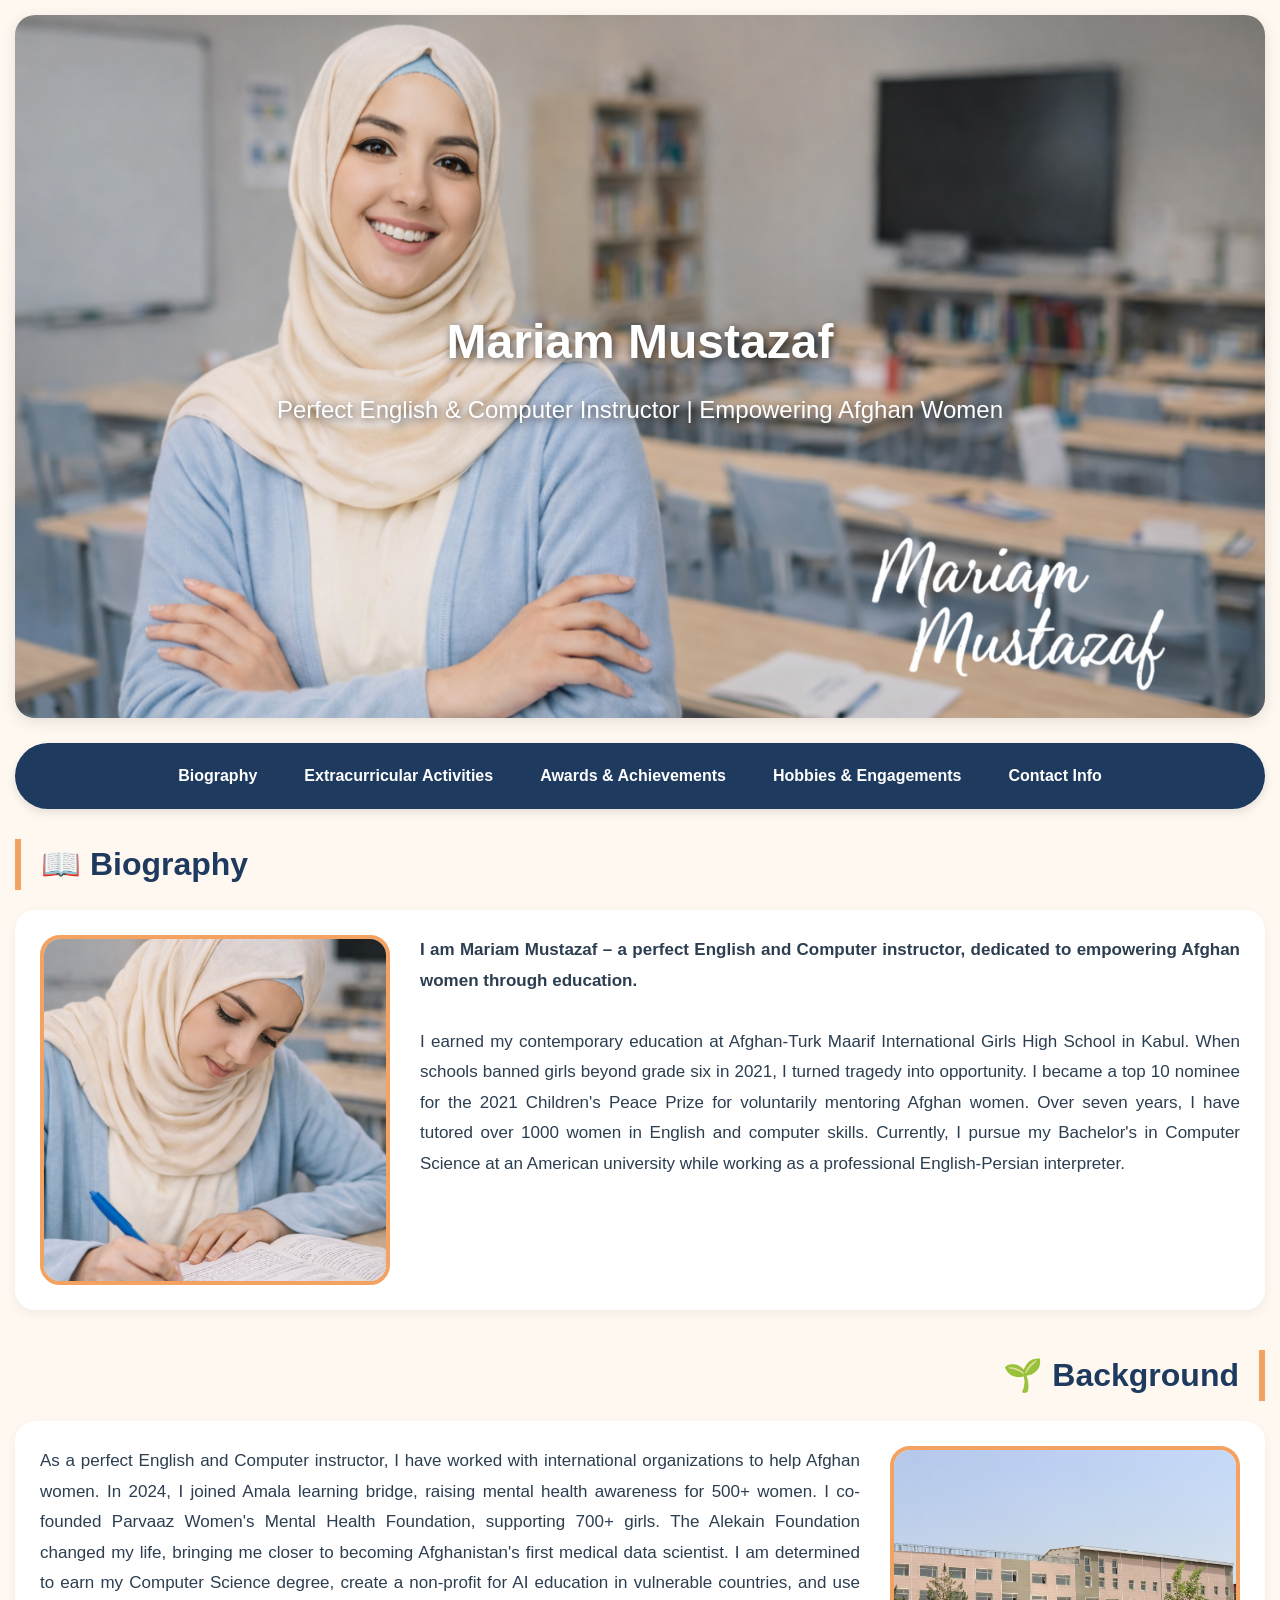
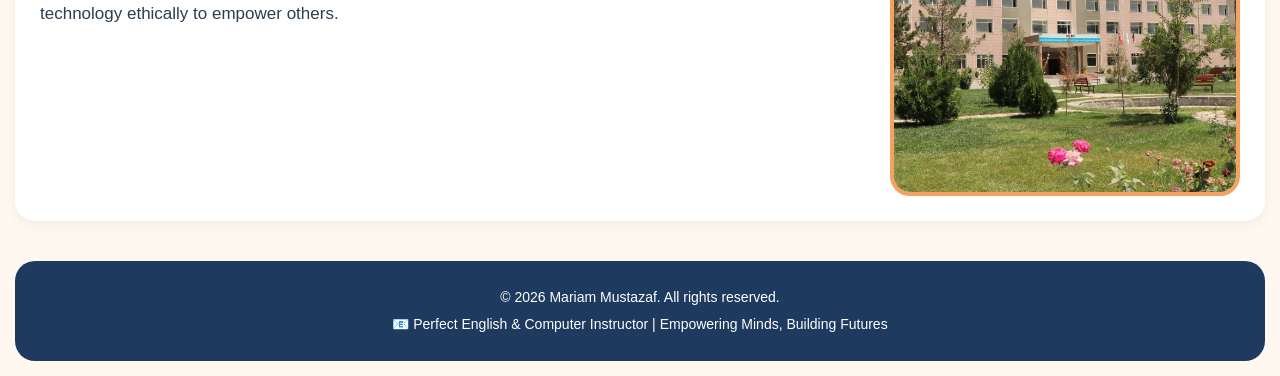
<file: index.html>
<!DOCTYPE html>
<html lang="en">
<head>
    <meta charset="UTF-8">
    <meta name="viewport" content="width=device-width, initial-scale=1.0">
    <title>Mariam Mustazaf | Perfect English & Computer Instructor</title>
    <link rel="stylesheet" href="PersonalWeb.css">
</head>
<body>

<div class="site-title">
    <h1>Mariam Mustazaf</h1>
    <p>Perfect English & Computer Instructor | Empowering Afghan Women</p>
</div>

<nav>
    <ul>
        <li><a href="#Biography">Biography</a></li>
        <li><a href="activity.html">Extracurricular Activities</a></li>
        <li><a href="awards.html">Awards & Achievements</a></li>
        <li><a href="hobbies.html">Hobbies & Engagements</a></li>
        <li><a href="contact.html">Contact Info</a></li>
    </ul>
</nav>

<section id="Biography">
    <h2 class="section-title">📖 Biography</h2>
    <div class="container1">
        <img src="mariampic.jpg" alt="Mariam's Photo" class="profile-img">
        <p class="about-text">
            <strong>I am Mariam Mustazaf – a perfect English and Computer instructor, dedicated to empowering Afghan women through education.</strong><br><br>
            I earned my contemporary education at Afghan-Turk Maarif International Girls High School in Kabul. When schools banned girls beyond grade six in 2021, I turned tragedy into opportunity. I became a top 10 nominee for the 2021 Children's Peace Prize for voluntarily mentoring Afghan women. Over seven years, I have tutored over 1000 women in English and computer skills. Currently, I pursue my Bachelor's in Computer Science at an American university while working as a professional English-Persian interpreter.
        </p>
    </div>
</section>

<h2 class="head2">🌱 Background</h2>
<div class="container2">
    <img src="afghanturkschool.png" alt="Afghan-Turk School Photo" class="school-img">
    <p class="about-text">
        As a perfect English and Computer instructor, I have worked with international organizations to help Afghan women. In 2024, I joined Amala learning bridge, raising mental health awareness for 500+ women. I co-founded Parvaaz Women's Mental Health Foundation, supporting 700+ girls. The Alekain Foundation changed my life, bringing me closer to becoming Afghanistan's first medical data scientist. I am determined to earn my Computer Science degree, create a non-profit for AI education in vulnerable countries, and use technology ethically to empower others.
    </p>
</div>

<footer>
    <p>© 2026 Mariam Mustazaf. All rights reserved.</p>
    <p>📧 Perfect English & Computer Instructor | Empowering Minds, Building Futures</p>
</footer>

</body>
</html>
</file>
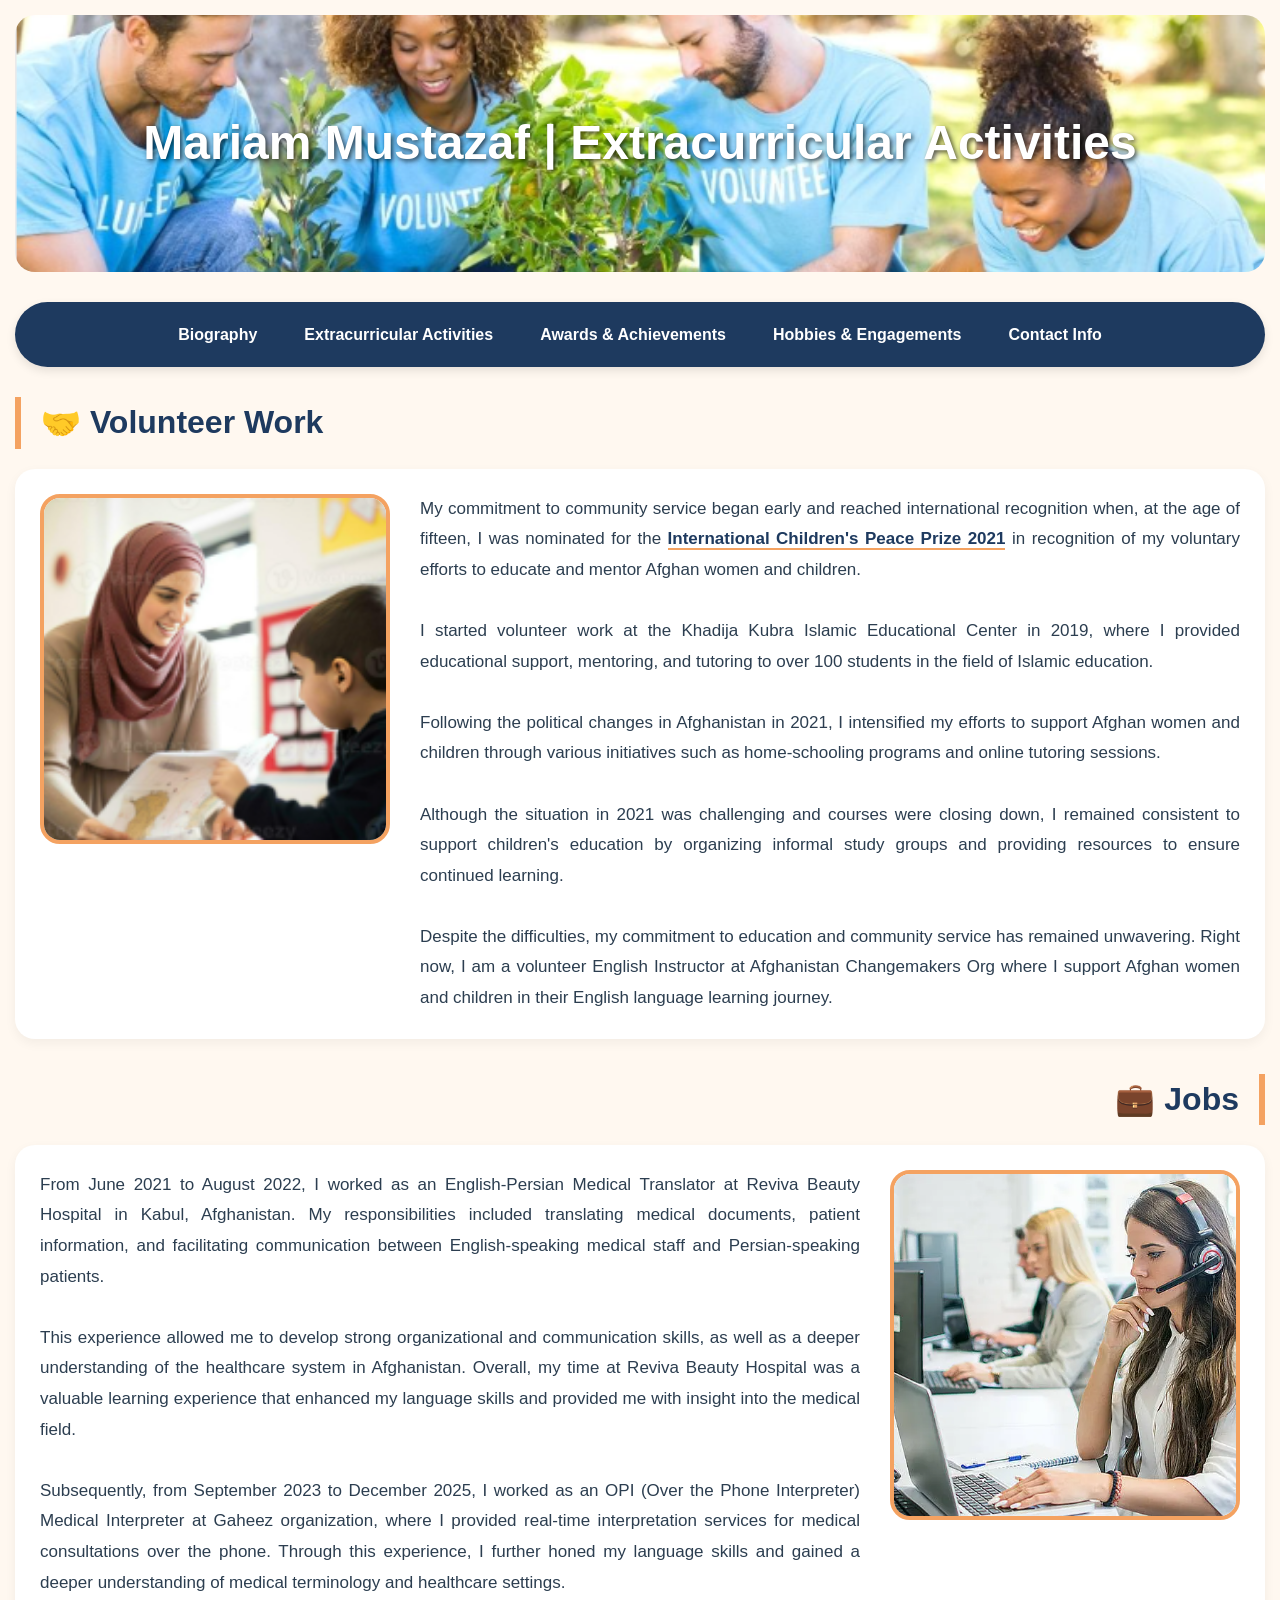
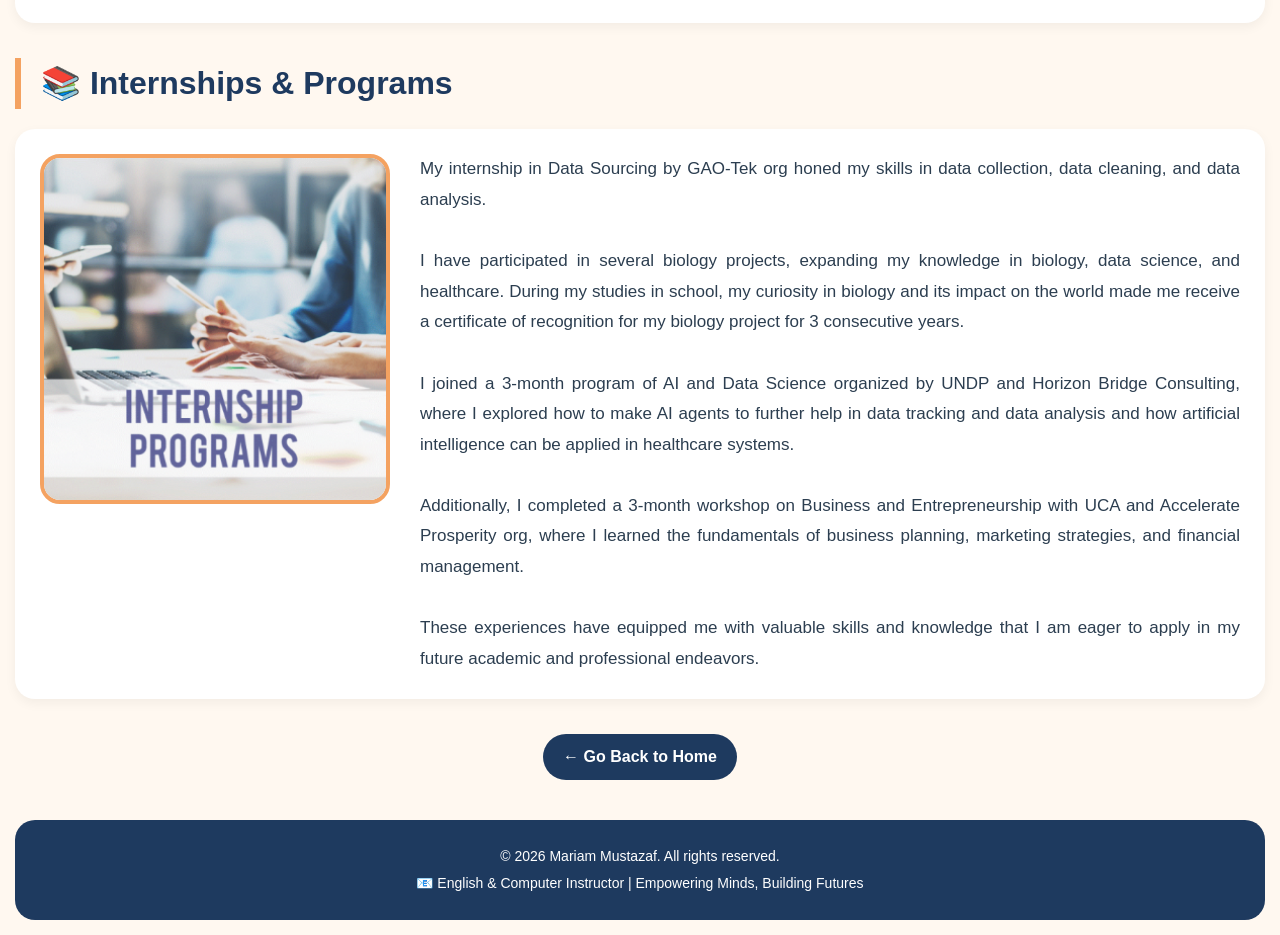
<file: activity.html>
<!DOCTYPE html>
<html lang="en">
<head>
    <meta charset="UTF-8">
    <meta name="viewport" content="width=device-width, initial-scale=1.0">
    <title>Mariam Mustazaf | Extracurricular Activities</title>
    <link rel="stylesheet" href="activity.css">
</head>
<body>

<div class="site-title">
    Mariam Mustazaf | Extracurricular Activities
</div>

<nav>
    <ul>
        <li><a href="index.html">Biography</a></li>
        <li><a href="activity.html">Extracurricular Activities</a></li>
        <li><a href="awards.html">Awards & Achievements</a></li>
        <li><a href="hobbies.html">Hobbies & Engagements</a></li>
        <li><a href="contact.html">Contact Info</a></li>
    </ul>
</nav>

<!-- Volunteer Work Section -->
<h1>🤝 Volunteer Work</h1>
<div class="container1">
    <img src="volunteer teacher.png" alt="Volunteer Work Image" class="profile-img">
    <p class="about-text">
        My commitment to community service began early and reached international recognition when, at the age of fifteen, I was nominated for the 
        <a href="https://www.kidsrights.org/persons/mariam/" target="_blank" rel="noopener noreferrer">International Children's Peace Prize 2021</a> 
        in recognition of my voluntary efforts to educate and mentor Afghan women and children.<br><br>
        I started volunteer work at the Khadija Kubra Islamic Educational Center in 2019, where I provided educational support, mentoring, and tutoring to over 100 students in the field of Islamic education.<br><br>
        Following the political changes in Afghanistan in 2021, I intensified my efforts to support Afghan women and children through various initiatives such as home-schooling programs and online tutoring sessions.<br><br>
        Although the situation in 2021 was challenging and courses were closing down, I remained consistent to support children's education by organizing informal study groups and providing resources to ensure continued learning.<br><br>
        Despite the difficulties, my commitment to education and community service has remained unwavering. Right now, I am a volunteer English Instructor at Afghanistan Changemakers Org where I support Afghan women and children in their English language learning journey.
    </p>
</div>

<!-- Jobs Section -->
<h1 class="head2">💼 Jobs</h1>
<div class="container2">
    <img src="interpreter.png" alt="Interpreter and Translation Photo" class="school-img">
    <p class="about-text">
        From June 2021 to August 2022, I worked as an English-Persian Medical Translator at Reviva Beauty Hospital in Kabul, Afghanistan. My responsibilities included translating medical documents, patient information, and facilitating communication between English-speaking medical staff and Persian-speaking patients.<br><br>
        This experience allowed me to develop strong organizational and communication skills, as well as a deeper understanding of the healthcare system in Afghanistan. Overall, my time at Reviva Beauty Hospital was a valuable learning experience that enhanced my language skills and provided me with insight into the medical field.<br><br>
        Subsequently, from September 2023 to December 2025, I worked as an OPI (Over the Phone Interpreter) Medical Interpreter at Gaheez organization, where I provided real-time interpretation services for medical consultations over the phone. Through this experience, I further honed my language skills and gained a deeper understanding of medical terminology and healthcare settings.
    </p>
</div>

<!-- Internships and Programs Section -->
<h1>📚 Internships & Programs</h1>
<div class="container1">
    <img src="internship.png" alt="Internship Work Image" class="profile-img">
    <p class="about-text">
        My internship in Data Sourcing by GAO-Tek org honed my skills in data collection, data cleaning, and data analysis.<br><br>
        I have participated in several biology projects, expanding my knowledge in biology, data science, and healthcare. During my studies in school, my curiosity in biology and its impact on the world made me receive a certificate of recognition for my biology project for 3 consecutive years.<br><br>
        I joined a 3-month program of AI and Data Science organized by UNDP and Horizon Bridge Consulting, where I explored how to make AI agents to further help in data tracking and data analysis and how artificial intelligence can be applied in healthcare systems.<br><br>
        Additionally, I completed a 3-month workshop on Business and Entrepreneurship with UCA and Accelerate Prosperity org, where I learned the fundamentals of business planning, marketing strategies, and financial management.<br><br>
        These experiences have equipped me with valuable skills and knowledge that I am eager to apply in my future academic and professional endeavors.
    </p>
</div>

<!-- Go Back Button - At the End -->
<div style="text-align: center; margin: 30px 0 20px 0;">
    <a href="index.html" class="back-btn">← Go Back to Home</a>
</div>

<footer>
    <p>© 2026 Mariam Mustazaf. All rights reserved.</p>
    <p>📧 English & Computer Instructor | Empowering Minds, Building Futures</p>
</footer>

</body>
</html>
</file>
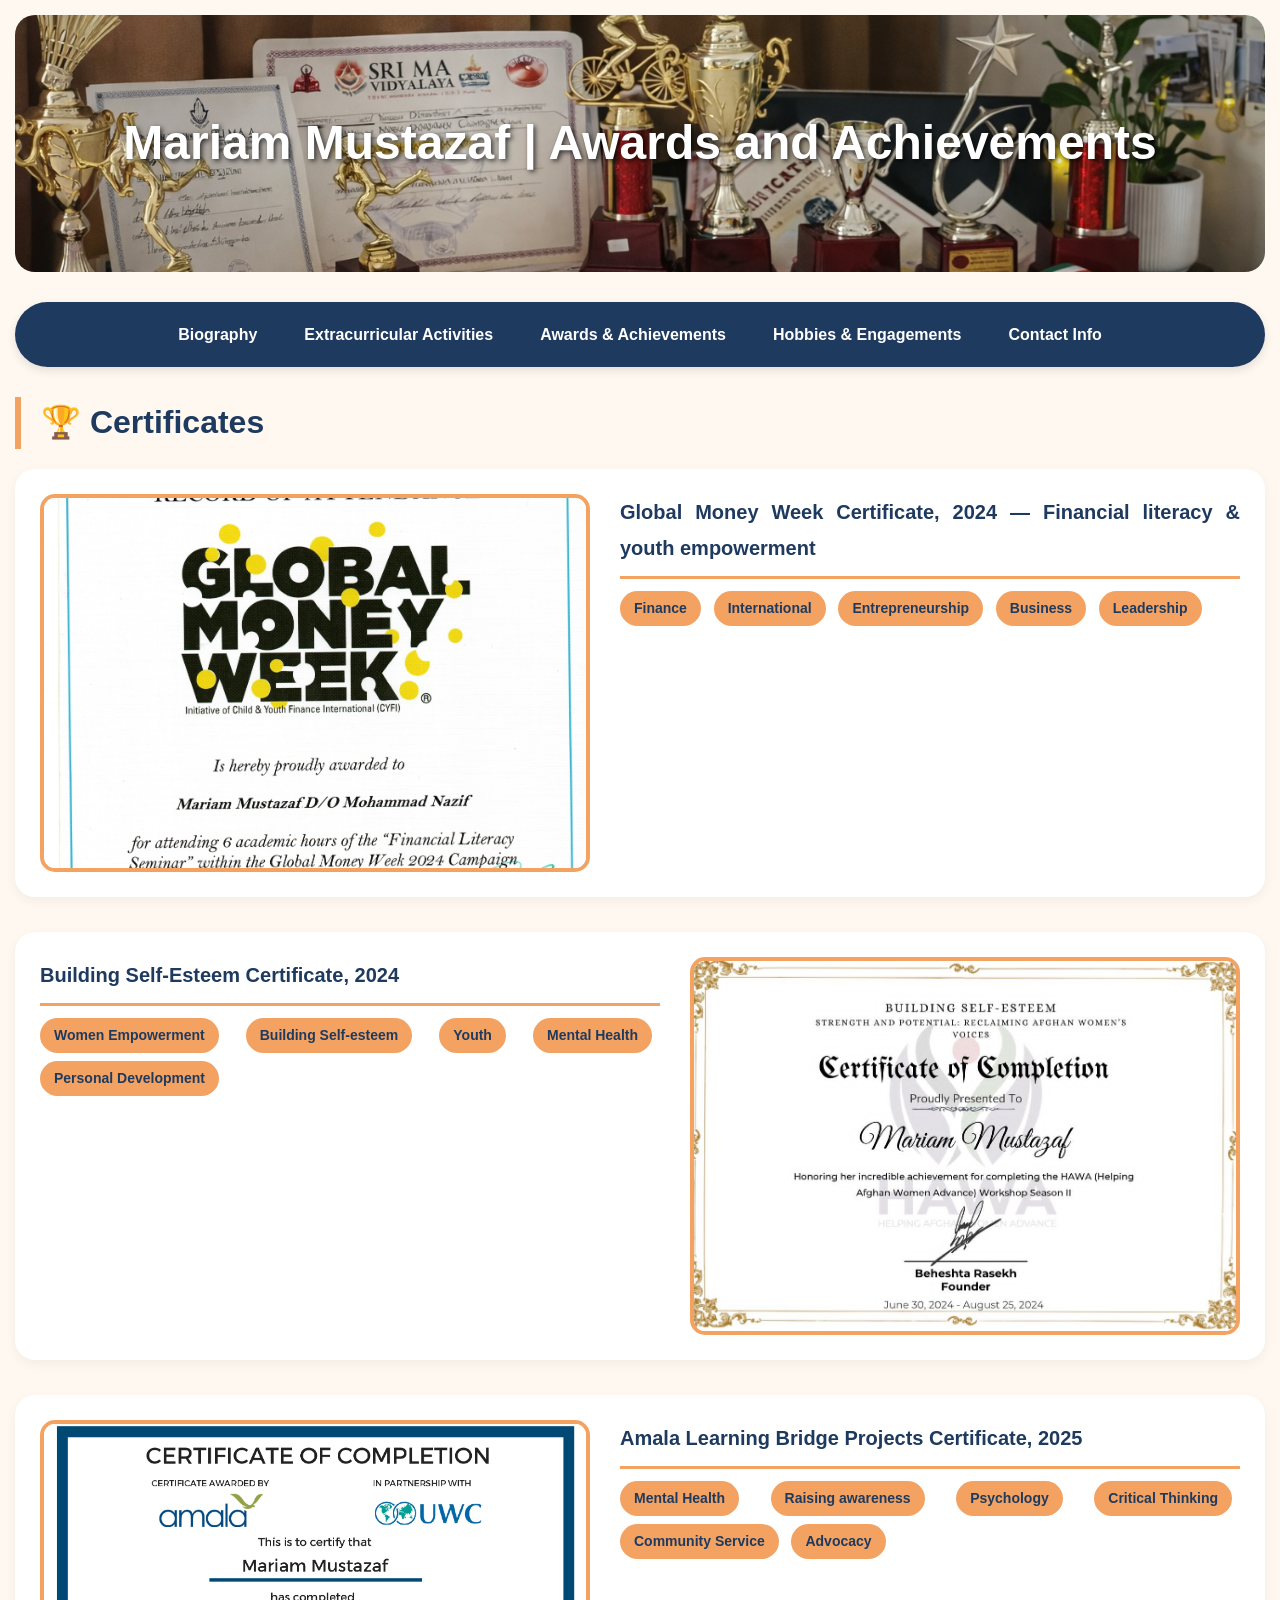
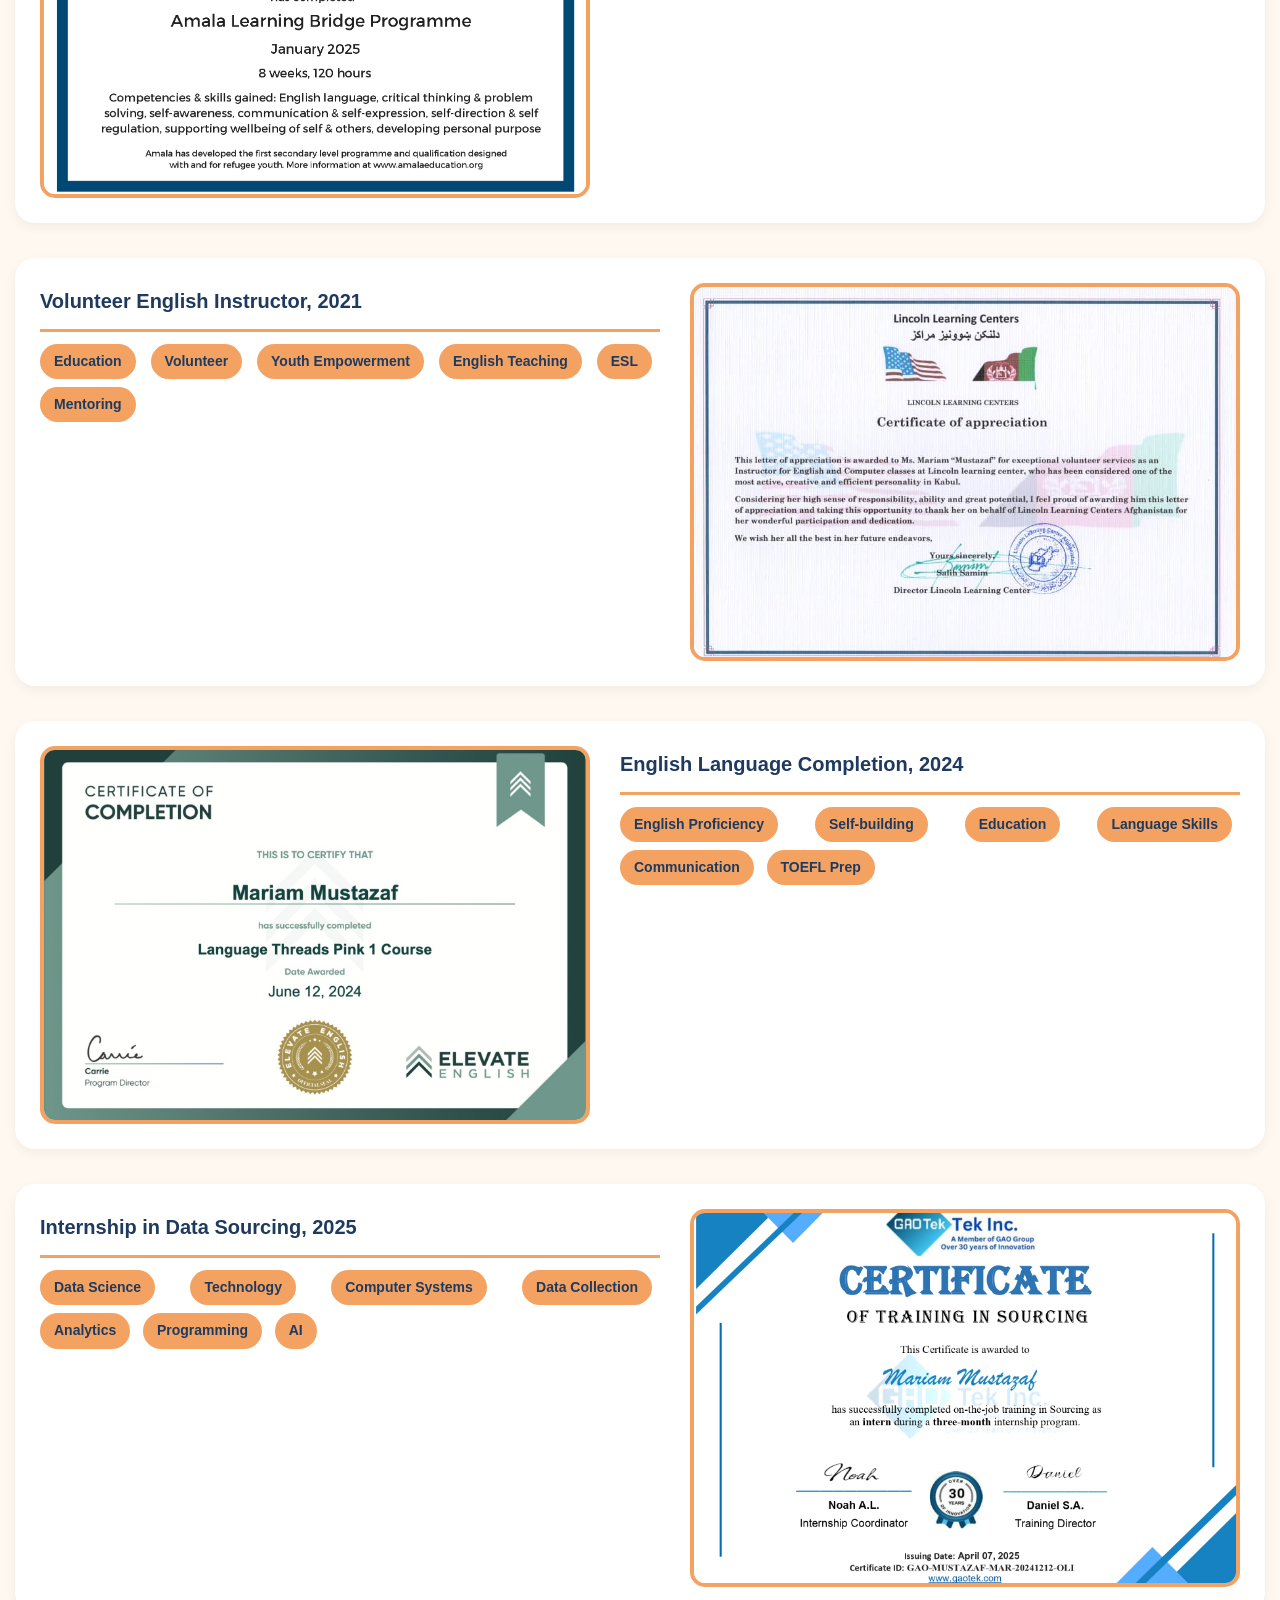
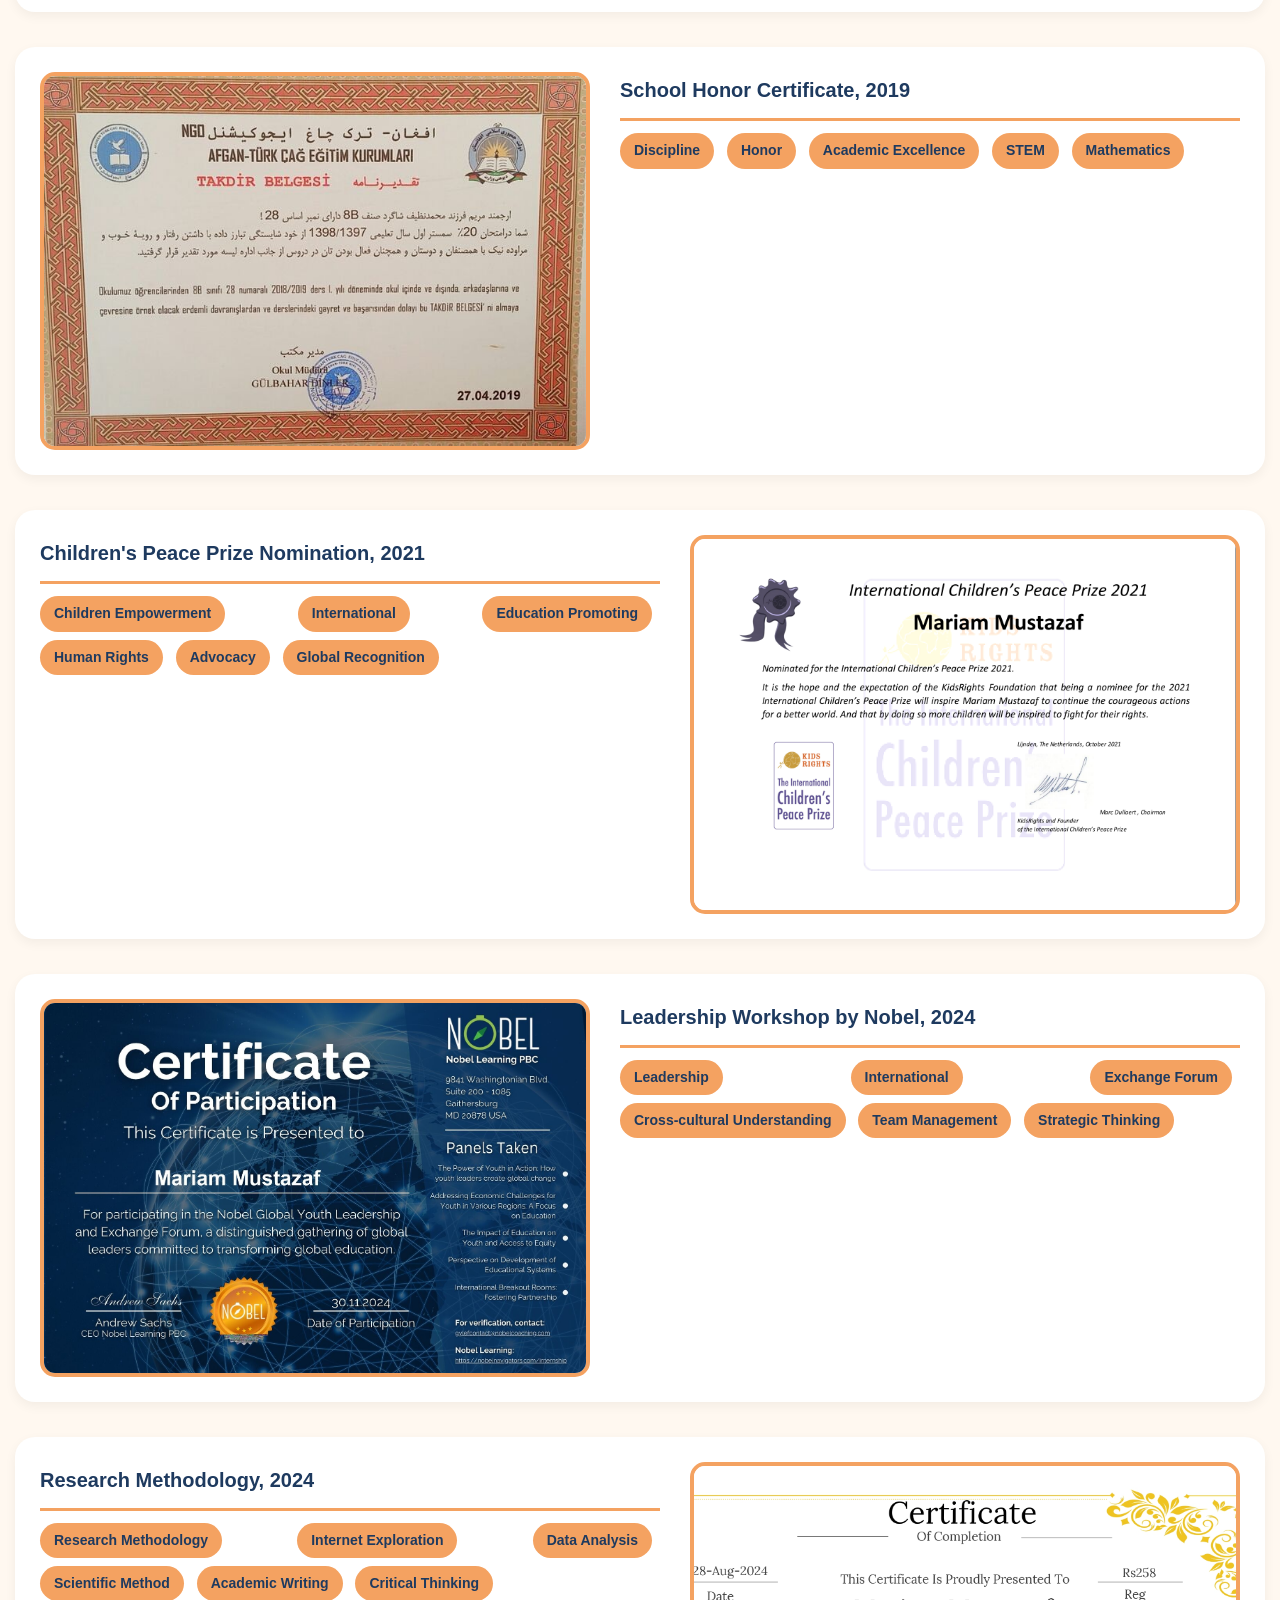
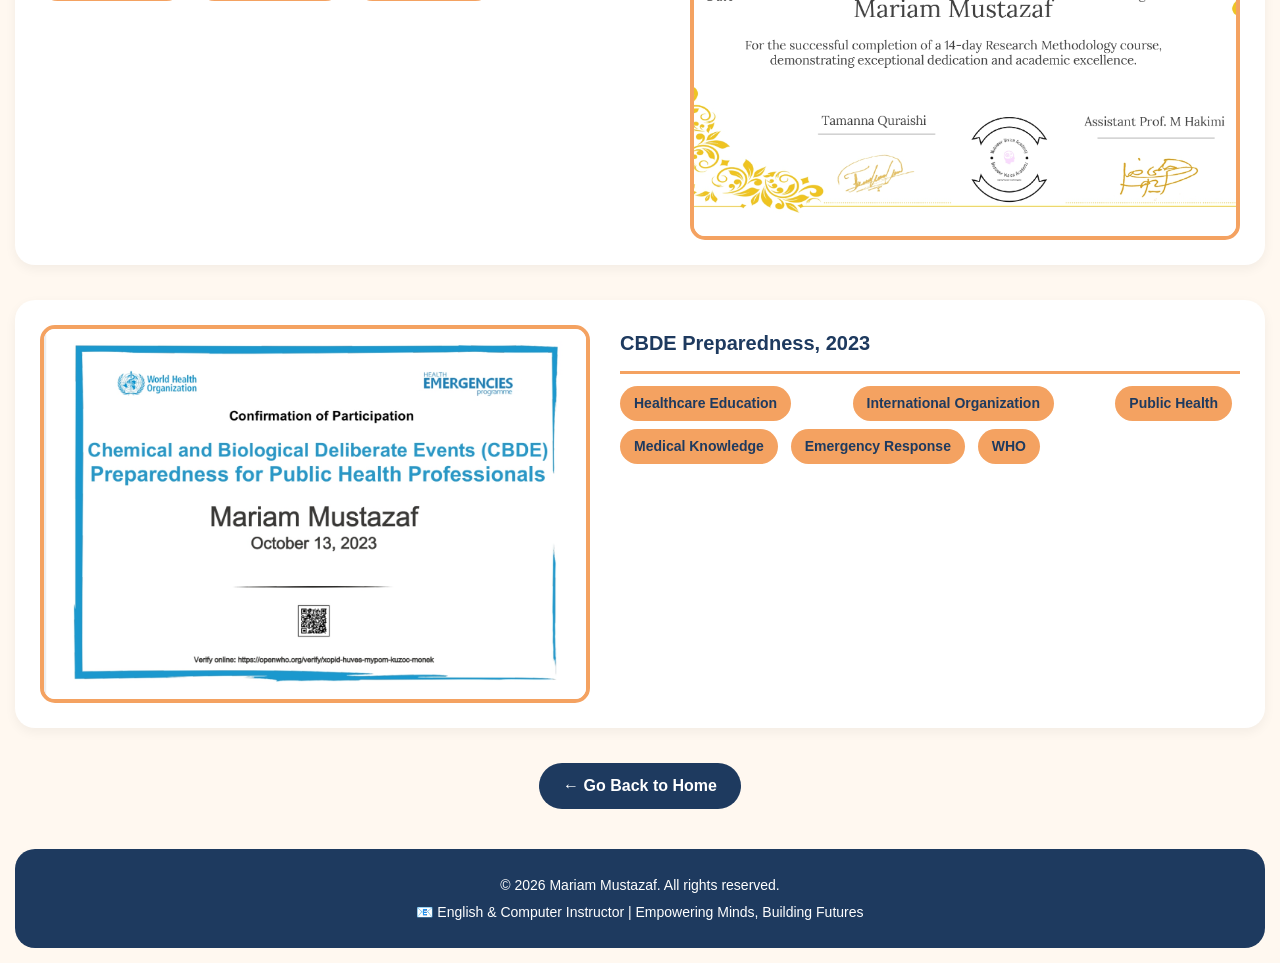
<file: awards.html>
<!DOCTYPE html>
<html lang="en">
<head>
    <meta charset="UTF-8">
    <meta name="viewport" content="width=device-width, initial-scale=1.0">
    <title>Mariam Mustazaf | Awards and Achievements</title>
    <link rel="stylesheet" href="awards.css">
</head>
<body>

<div class="site-title">
    Mariam Mustazaf | Awards and Achievements
</div>

<nav>
    <ul>
        <li><a href="index.html">Biography</a></li>
        <li><a href="activity.html">Extracurricular Activities</a></li>
        <li><a href="awards.html">Awards & Achievements</a></li>
        <li><a href="hobbies.html">Hobbies & Engagements</a></li>
        <li><a href="contact.html">Contact Info</a></li>
    </ul>
</nav>

<h1>🏆 Certificates</h1>

<div class="about-container">
    <img src="global money week_page-0001.jpg" alt="Global Money Week Certificate" class="certificate-img">
    <p class="about-text">
        <strong>Global Money Week Certificate, 2024 — Financial literacy & youth empowerment</strong>
        <span class="cert-tag">Finance</span>
        <span class="cert-tag">International</span>
        <span class="cert-tag">Entrepreneurship</span>
        <span class="cert-tag">Business</span>
        <span class="cert-tag">Leadership</span>
    </p>
</div>

<div class="about-container2">
    <img src="building self-esteem.jpg" alt="Building Self-Esteem Certificate" class="award-img">
    <p class="about-text">
        <strong>Building Self-Esteem Certificate, 2024</strong>
        <span class="cert-tag">Women Empowerment</span>
        <span class="cert-tag">Building Self-esteem</span>
        <span class="cert-tag">Youth</span>
        <span class="cert-tag">Mental Health</span>
        <span class="cert-tag">Personal Development</span>
    </p>
</div>

<div class="about-container">
    <img src="Amala Learning Bridge Projects Mariam Mustazaf_page-0001.jpg" alt="Amala Learning Bridge Projects Certificate" class="award-img">
    <p class="about-text">
        <strong>Amala Learning Bridge Projects Certificate, 2025</strong>
        <span class="cert-tag">Mental Health</span>
        <span class="cert-tag">Raising awareness</span>
        <span class="cert-tag">Psychology</span>
        <span class="cert-tag">Critical Thinking</span>
        <span class="cert-tag">Community Service</span>
        <span class="cert-tag">Advocacy</span>
    </p>
</div>

<div class="about-container2">
    <img src="volunteerteacher.jpg" alt="Volunteer Teacher Certificate" class="award-img">
    <p class="about-text">
        <strong>Volunteer English Instructor, 2021</strong>
        <span class="cert-tag">Education</span>
        <span class="cert-tag">Volunteer</span>
        <span class="cert-tag">Youth Empowerment</span>
        <span class="cert-tag">English Teaching</span>
        <span class="cert-tag">ESL</span>
        <span class="cert-tag">Mentoring</span>
    </p>
</div>

<div class="about-container">
    <img src="certificate of English .jpg" alt="Certificate of English" class="award-img">
    <p class="about-text">
        <strong>English Language Completion, 2024</strong>
        <span class="cert-tag">English Proficiency</span>
        <span class="cert-tag">Self-building</span>
        <span class="cert-tag">Education</span>
        <span class="cert-tag">Language Skills</span>
        <span class="cert-tag">Communication</span>
        <span class="cert-tag">TOEFL Prep</span>
    </p>
</div>

<div class="about-container2">
    <img src="CERTIFICATE OF SOURCING_page-0001.jpg" alt="Certificate of Sourcing" class="award-img">
    <p class="about-text">
        <strong>Internship in Data Sourcing, 2025</strong>
        <span class="cert-tag">Data Science</span>
        <span class="cert-tag">Technology</span>
        <span class="cert-tag">Computer Systems</span>
        <span class="cert-tag">Data Collection</span>
        <span class="cert-tag">Analytics</span>
        <span class="cert-tag">Programming</span>
        <span class="cert-tag">AI</span>
    </p>
</div>

<div class="about-container">
    <img src="certificate_from_school_optimized_100.jpg" alt="School Certificate" class="award-img">
    <p class="about-text">
        <strong>School Honor Certificate, 2019</strong>
        <span class="cert-tag">Discipline</span>
        <span class="cert-tag">Honor</span>
        <span class="cert-tag">Academic Excellence</span>
        <span class="cert-tag">STEM</span>
        <span class="cert-tag">Mathematics</span>
    </p>
</div>

<div class="about-container2">
    <img src="children peace prize.png" alt="Children's Peace Prize Certificate" class="award-img">
    <p class="about-text">
        <strong>Children's Peace Prize Nomination, 2021</strong>
        <span class="cert-tag">Children Empowerment</span>
        <span class="cert-tag">International</span>
        <span class="cert-tag">Education Promoting</span>
        <span class="cert-tag">Human Rights</span>
        <span class="cert-tag">Advocacy</span>
        <span class="cert-tag">Global Recognition</span>
    </p>
</div>

<div class="about-container">
    <img src="Leadership workship by Nobel.jpg" alt="Leadership Workshop by Nobel Certificate" class="award-img">
    <p class="about-text">
        <strong>Leadership Workshop by Nobel, 2024</strong>
        <span class="cert-tag">Leadership</span>
        <span class="cert-tag">International</span>
        <span class="cert-tag">Exchange Forum</span>
        <span class="cert-tag">Cross-cultural Understanding</span>
        <span class="cert-tag">Team Management</span>
        <span class="cert-tag">Strategic Thinking</span>
    </p>
</div>

<div class="about-container2">
    <img src="research.jpg" alt="Research Certificate" class="award-img">
    <p class="about-text">
        <strong>Research Methodology, 2024</strong>
        <span class="cert-tag">Research Methodology</span>
        <span class="cert-tag">Internet Exploration</span>
        <span class="cert-tag">Data Analysis</span>
        <span class="cert-tag">Scientific Method</span>
        <span class="cert-tag">Academic Writing</span>
        <span class="cert-tag">Critical Thinking</span>
    </p>
</div>

<div class="about-container">
    <img src="who.jpg" alt="WHO Certificate" class="award-img">
    <p class="about-text">
        <strong>CBDE Preparedness, 2023</strong>
        <span class="cert-tag">Healthcare Education</span>
        <span class="cert-tag">International Organization</span>
        <span class="cert-tag">Public Health</span>
        <span class="cert-tag">Medical Knowledge</span>
        <span class="cert-tag">Emergency Response</span>
        <span class="cert-tag">WHO</span>
    </p>
</div>

<!-- Go Back Button at the End -->
<div class="back-button-container">
    <a href="index.html" class="back-btn">← Go Back to Home</a>
</div>

<footer>
    <p>© 2026 Mariam Mustazaf. All rights reserved.</p>
    <p>📧 English & Computer Instructor | Empowering Minds, Building Futures</p>
</footer>

</body>
</html>
</file>
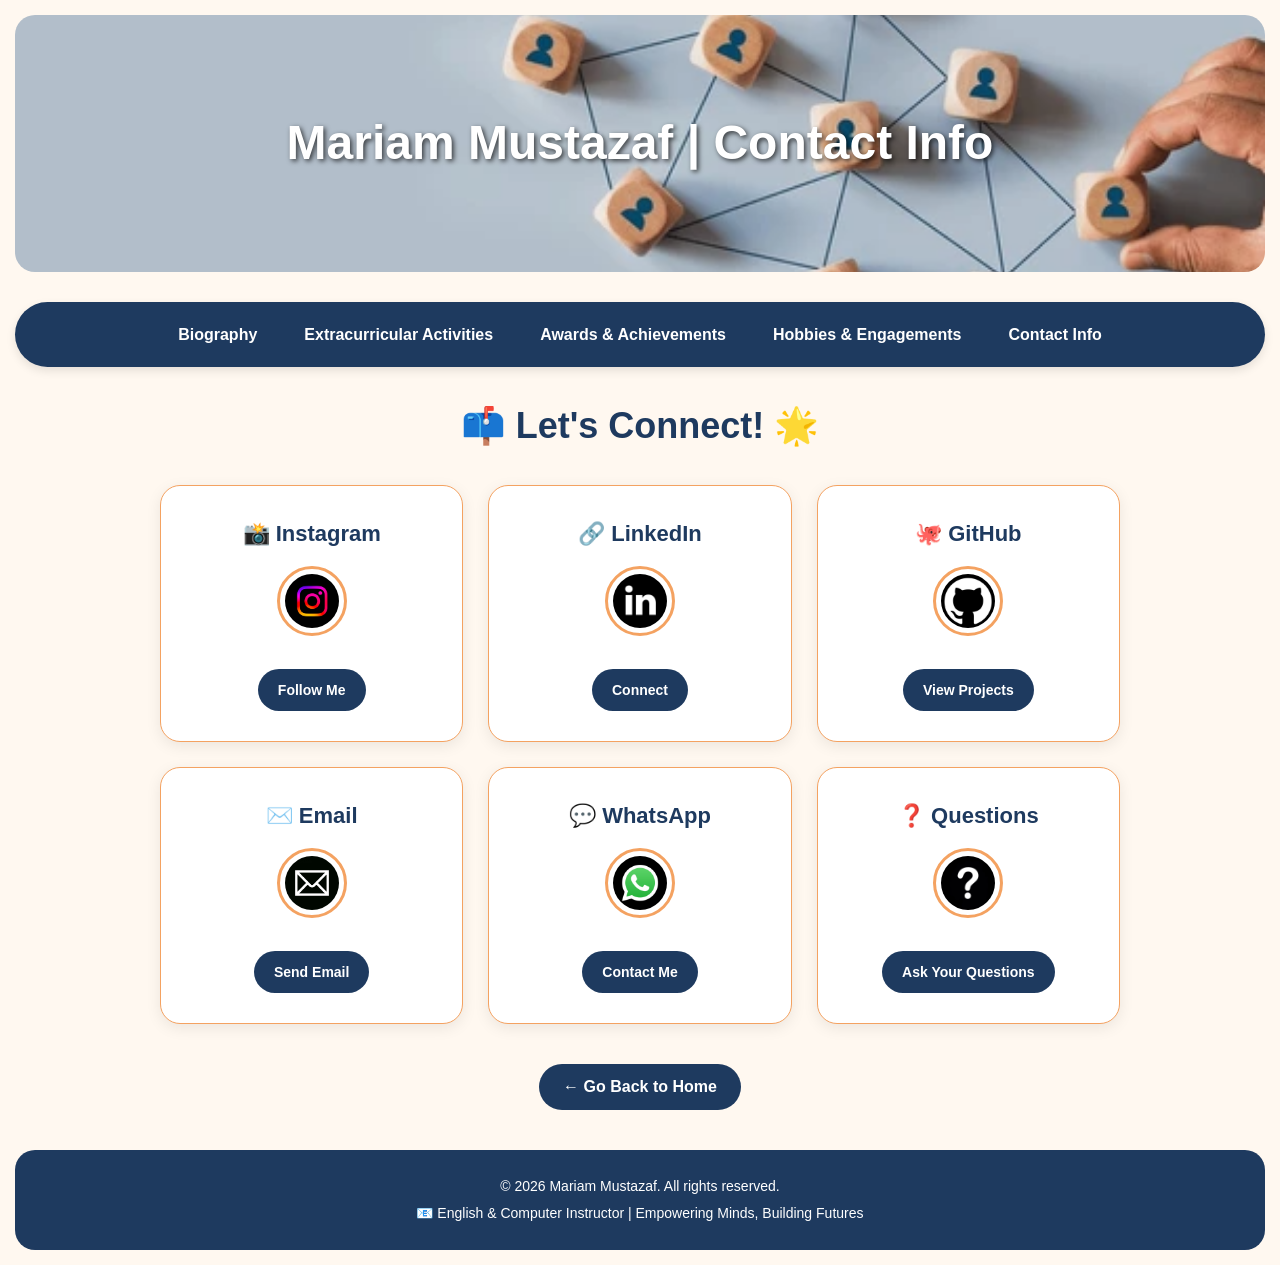
<file: contact.html>
<!DOCTYPE html>
<html lang="en">
<head>
    <meta charset="UTF-8">
    <meta name="viewport" content="width=device-width, initial-scale=1.0">
    <title>Mariam Mustazaf | Contact Info</title>
    <link rel="stylesheet" href="contact.css">
</head>
<body>

<div class="site-title">
    Mariam Mustazaf | Contact Info
</div>

<nav>
    <ul>
        <li><a href="index.html">Biography</a></li>
        <li><a href="activity.html">Extracurricular Activities</a></li>
        <li><a href="awards.html">Awards & Achievements</a></li>
        <li><a href="hobbies.html">Hobbies & Engagements</a></li>
        <li><a href="contact.html">Contact Info</a></li>
    </ul>
</nav>

<h2 class="socialmedia-title">📫 Let's Connect! 🌟</h2>

<div class="social-box">
    <div class="social-card">
        <h3>📸 Instagram</h3>
        <img src="instagram.jfif" alt="Instagram Logo" class="logo-img">
        <br>
        <a href="https://instagram.com/m_mustazaf" class="social-link" target="_blank" rel="noopener noreferrer">Follow Me</a>
    </div>
    
    <div class="social-card">
        <h3>🔗 LinkedIn</h3>
        <img src="LinkedIn.jfif" alt="LinkedIn Logo" class="logo-img">
        <br>
        <a href="https://linkedin.com/in/MariamMustazaf" class="social-link" target="_blank" rel="noopener noreferrer">Connect</a>
    </div>
    
    <div class="social-card">
        <h3>🐙 GitHub</h3>
        <img src="Github Logo PNG Vector (SVG) Free Download.jfif" alt="GitHub Logo" class="logo-img">
        <br>
        <a href="https://github.com/mariammustazaf-crypto" class="social-link" target="_blank" rel="noopener noreferrer">View Projects</a>
    </div>
    
    <div class="social-card">
        <h3>✉️ Email</h3>
        <img src="email.jfif" alt="Email Logo" class="logo-img">
        <br>
        <a href="mailto:mariammustazaf@gmail.com" class="social-link">Send Email</a>
    </div>

    <div class="social-card">
        <h3>💬 WhatsApp</h3>
        <img src="whatsapp (2).jfif" alt="WhatsApp Logo" class="logo-img">
        <br>
        <a href="https://wa.me/qr/SGVXGPTKD6DZE1" class="social-link" target="_blank" rel="noopener noreferrer">Contact Me</a>
    </div>

    <div class="social-card">
        <h3>❓ Questions</h3>
        <img src="questions.jfif" alt="Questions Logo" class="logo-img">
        <br>
        <a href="questions.html" class="social-link">Ask Your Questions</a>
    </div>
</div>

<!-- Go Back Button at the End -->
<div class="back-button-container">
    <a href="index.html" class="back-btn">← Go Back to Home</a>
</div>

<footer>
    <p>© 2026 Mariam Mustazaf. All rights reserved.</p>
    <p>📧 English & Computer Instructor | Empowering Minds, Building Futures</p>
</footer>

</body>
</html>
</file>
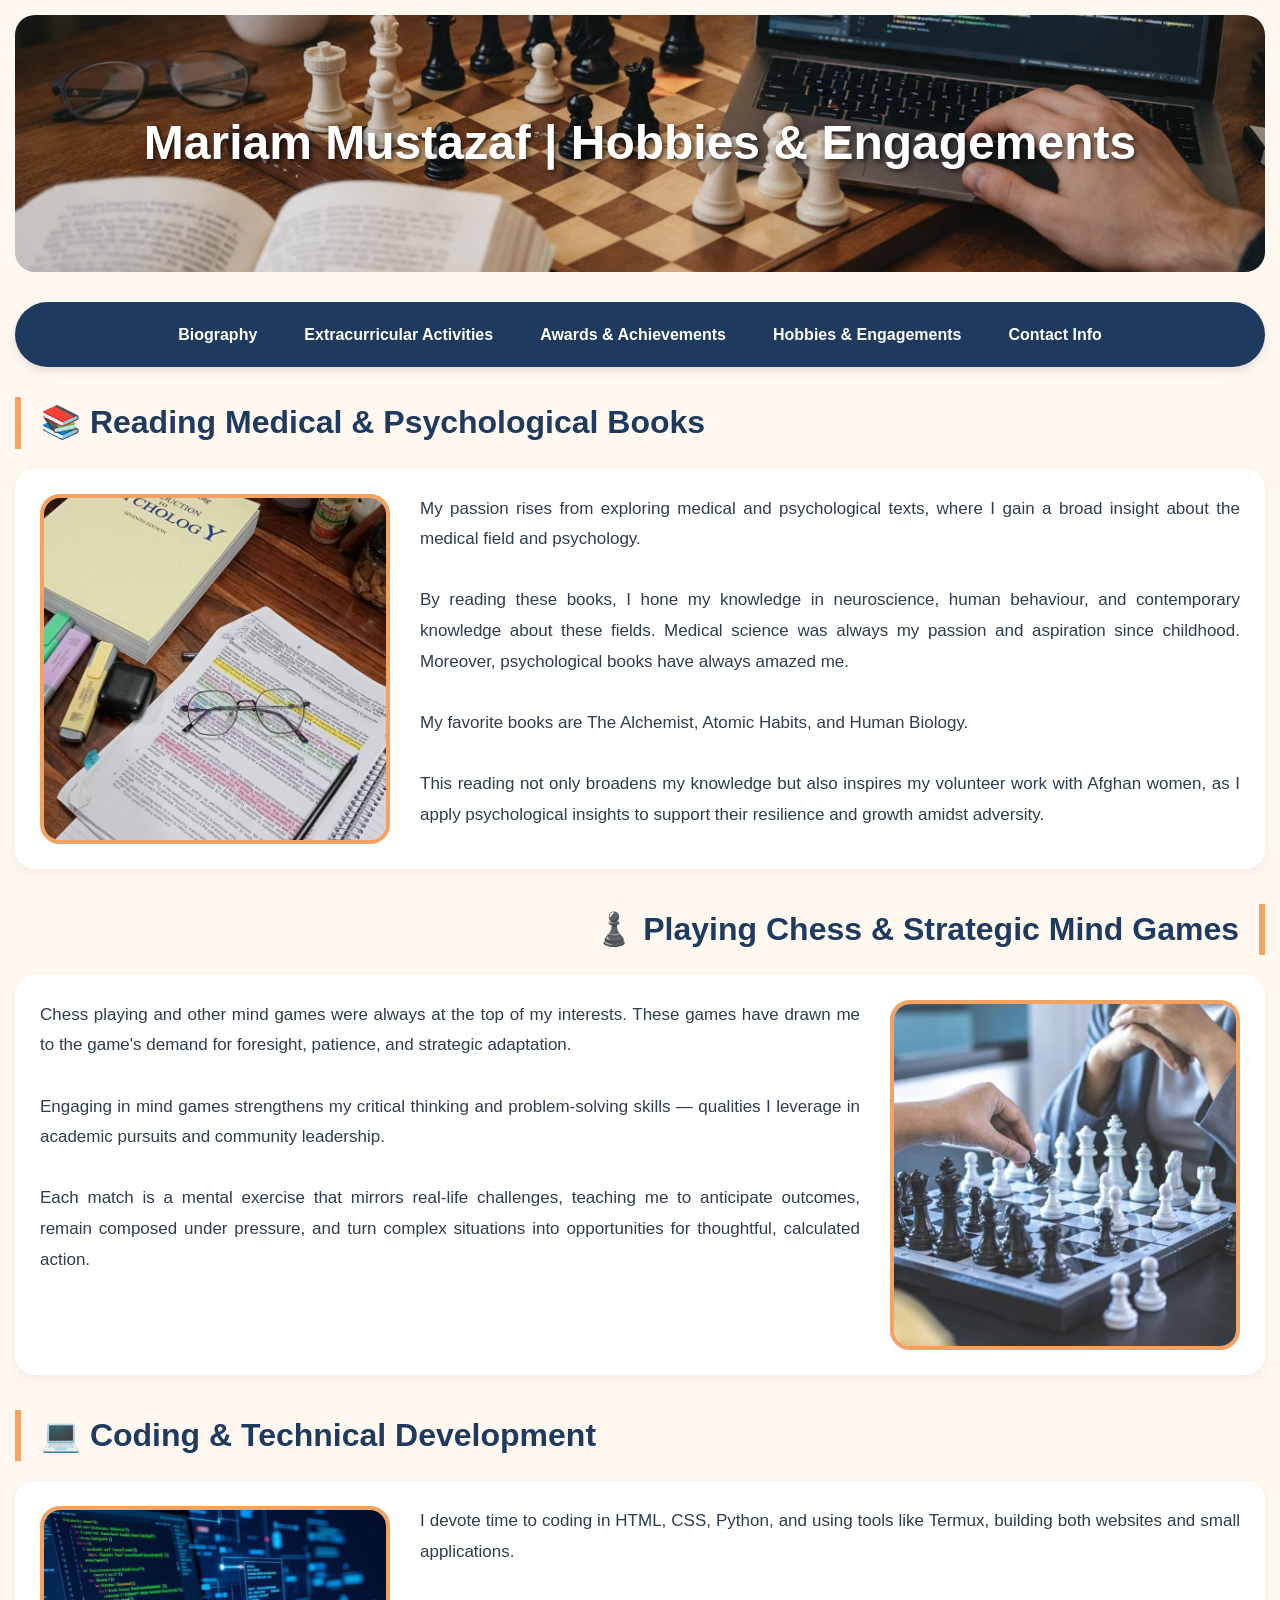
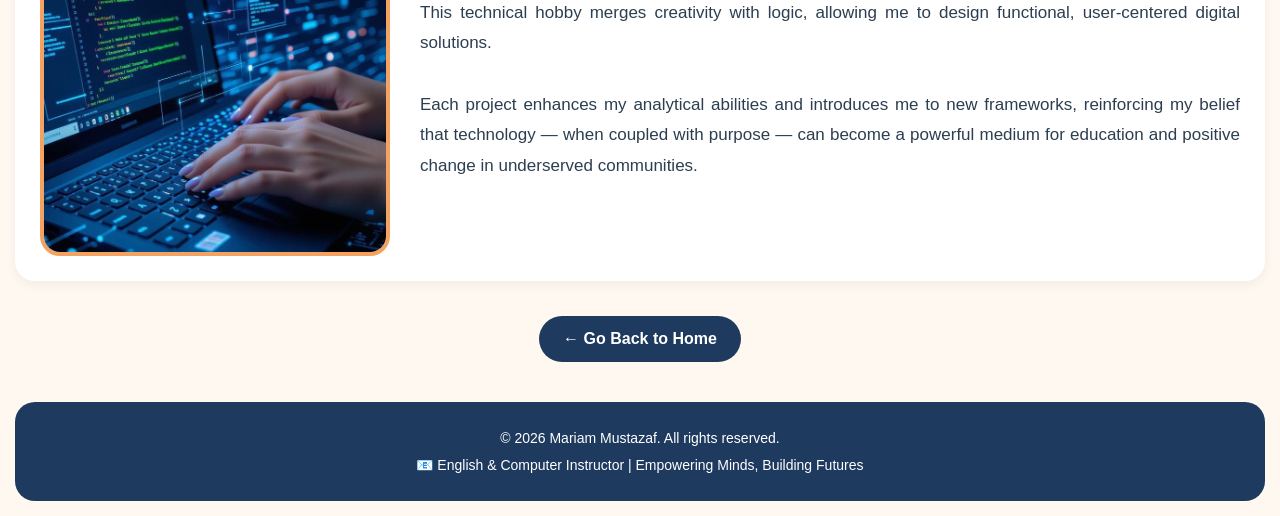
<file: hobbies.html>
<!DOCTYPE html>
<html lang="en">
<head>
    <meta charset="UTF-8">
    <meta name="viewport" content="width=device-width, initial-scale=1.0">
    <title>Mariam Mustazaf | Hobbies & Engagements</title>
    <link rel="stylesheet" href="hobbies.css">
</head>
<body>

<div class="site-title">
    Mariam Mustazaf | Hobbies & Engagements
</div>

<nav>
    <ul>
        <li><a href="index.html">Biography</a></li>
        <li><a href="activity.html">Extracurricular Activities</a></li>
        <li><a href="awards.html">Awards & Achievements</a></li>
        <li><a href="hobbies.html">Hobbies & Engagements</a></li>
        <li><a href="contact.html">Contact Info</a></li>
    </ul>
</nav>

<h1>📚 Reading Medical & Psychological Books</h1>
<div class="about-container">
    <img src="readinh.jfif" alt="Reading Book Photo" class="profile-img">
    <p class="about-text">
        My passion rises from exploring medical and psychological texts, where I gain a broad insight about the medical field and psychology.<br><br>
        By reading these books, I hone my knowledge in neuroscience, human behaviour, and contemporary knowledge about these fields. Medical science was always my passion and aspiration since childhood. Moreover, psychological books have always amazed me.<br><br>
        My favorite books are The Alchemist, Atomic Habits, and Human Biology.<br><br>
        This reading not only broadens my knowledge but also inspires my volunteer work with Afghan women, as I apply psychological insights to support their resilience and growth amidst adversity.
    </p>
</div>

<h1 class="head2">♟️ Playing Chess & Strategic Mind Games</h1>
<div class="about-container2">
    <img src="chess.jfif" alt="Chess Game Photo" class="school-img">
    <p class="about-text">
        Chess playing and other mind games were always at the top of my interests. These games have drawn me to the game's demand for foresight, patience, and strategic adaptation.<br><br>
        Engaging in mind games strengthens my critical thinking and problem-solving skills — qualities I leverage in academic pursuits and community leadership.<br><br>
        Each match is a mental exercise that mirrors real-life challenges, teaching me to anticipate outcomes, remain composed under pressure, and turn complex situations into opportunities for thoughtful, calculated action.
    </p>
</div>

<h1>💻 Coding & Technical Development</h1>
<div class="about-container">
    <img src="coding (1).jfif" alt="Coding Photo" class="profile-img">
    <p class="about-text">
        I devote time to coding in HTML, CSS, Python, and using tools like Termux, building both websites and small applications.<br><br>
        This technical hobby merges creativity with logic, allowing me to design functional, user-centered digital solutions.<br><br>
        Each project enhances my analytical abilities and introduces me to new frameworks, reinforcing my belief that technology — when coupled with purpose — can become a powerful medium for education and positive change in underserved communities.
    </p>
</div>

<!-- Go Back Button at the End -->
<div class="back-button-container">
    <a href="index.html" class="back-btn">← Go Back to Home</a>
</div>

<footer>
    <p>© 2026 Mariam Mustazaf. All rights reserved.</p>
    <p>📧 English & Computer Instructor | Empowering Minds, Building Futures</p>
</footer>

</body>
</html>
</file>
<file: PersonalWeb.css>
* {
    margin: 0;
    padding: 0;
    box-sizing: border-box;
}

body {
    background-color: #FFF8F0;
    color: #2C3E50;
    font-family: 'Segoe UI', Tahoma, Geneva, Verdana, sans-serif;
    line-height: 1.6;
    padding: 15px;
}
/* Site Title / Hero Section - Responsive Full Image */
.site-title {
    background-image: url('afgbeauty.png');
    background-size: cover;
    background-repeat: no-repeat;
    background-position: center;
    background-color: #1E3A5F;
    color: white;
    text-align: center;
    border-radius: 20px;
    margin-bottom: 25px;
    box-shadow: 0 4px 15px rgba(0,0,0,0.1);
    
    /* Responsive height */
    width: 100%;
    min-height: 250px;
    
    /* On larger screens, use 16:9 ratio */
    aspect-ratio: 16 / 9;
    
    /* Center text */
    display: flex;
    flex-direction: column;
    justify-content: center;
    align-items: center;
    
    /* Text shadow for readability */
    text-shadow: 2px 2px 8px rgba(0,0,0,0.7);
    padding: 0 20px;
}

.site-title h1 {
    font-size: clamp(24px, 5vw, 48px);  /* Responsive font */
    margin-bottom: 10px;
}

.site-title p {
    font-size: clamp(14px, 3vw, 24px);  /* Responsive font */
}

/* On very small phones, allow more height */
@media (max-width: 768px) {
    .site-title {
        aspect-ratio: auto;  /* Remove fixed ratio on phones */
        min-height: 200px;
        padding: 40px 15px;
    }
}
/* Navigation */
nav {
    background-color: #1E3A5F;
    padding: 12px 0;
    border-radius: 50px;
    margin-bottom: 30px;
    box-shadow: 0 4px 10px rgba(0,0,0,0.1);
}

nav ul {
    list-style: none;
    display: flex;
    justify-content: center;
    gap: 15px;
    flex-wrap: wrap;
    padding: 0 10px;
}

nav a {
    color: white;
    text-decoration: none;
    font-size: 16px;
    font-weight: bold;
    padding: 8px 16px;
    border-radius: 30px;
    transition: all 0.3s ease;
    display: inline-block;
}

nav a:hover {
    background-color: #F4A261;
    color: #1E3A5F;
}

/* Section Titles */
.section-title {
    font-size: 32px;
    color: #1E3A5F;
    margin-bottom: 20px;
    border-left: 6px solid #F4A261;
    padding-left: 20px;
}

.head2 {
    text-align: right;
    font-size: 32px;
    color: #1E3A5F;
    margin: 40px 0 20px 0;
    border-right: 6px solid #F4A261;
    padding-right: 20px;
}

/* Containers - Responsive */
.container1, .container2 {
    display: flex;
    gap: 30px;
    align-items: flex-start;
    background: white;
    padding: 25px;
    border-radius: 20px;
    box-shadow: 0 4px 12px rgba(0,0,0,0.05);
    margin-bottom: 35px;
    flex-wrap: wrap;
}

.container2 {
    flex-direction: row-reverse;
    flex-wrap: wrap;
}

/* Images - Responsive */
.profile-img, .school-img {
    width: 100%;
    max-width: 350px;
    height: auto;
    aspect-ratio: 1 / 1;
    object-fit: cover;
    border-radius: 20px;
    border: 4px solid #F4A261;
    flex-shrink: 0;
}

/* Text */
.about-text {
    font-size: 17px;
    line-height: 1.8;
    color: #2C3E50;
    text-align: justify;
    flex: 1;
    min-width: 200px;
}

/* Footer */
footer {
    background-color: #1E3A5F;
    color: white;
    text-align: center;
    padding: 20px;
    margin-top: 40px;
    border-radius: 20px;
}

footer p {
    margin: 5px 0;
    font-size: 14px;
}

/* ======================================== */
/* 📱 RESPONSIVE DESIGN FOR PHONES & TABLETS */
/* ======================================== */

/* Tablet Screens (max-width: 768px) */
@media (max-width: 768px) {
    body {
        padding: 10px;
    }

    .site-title {
        padding: 50px 15px;
    }

    .site-title h1 {
        font-size: 32px;
    }

    .site-title p {
        font-size: 16px;
    }

    nav {
        border-radius: 20px;
    }

    nav ul {
        gap: 8px;
    }

    nav a {
        font-size: 13px;
        padding: 6px 12px;
    }

    .section-title {
        font-size: 26px;
        padding-left: 15px;
    }

    .head2 {
        font-size: 26px;
        padding-right: 15px;
    }

    .container1, .container2 {
        padding: 20px;
        gap: 20px;
        justify-content: center;
    }

    .container2 {
        flex-direction: column;
        align-items: center;
    }

    .profile-img, .school-img {
        max-width: 280px;
    }

    .about-text {
        font-size: 16px;
    }
}

/* Phone Screens (max-width: 480px) */
@media (max-width: 480px) {
    .site-title {
        padding: 35px 12px;
        border-radius: 15px;
    }

    .site-title h1 {
        font-size: 24px;
    }

    .site-title p {
        font-size: 14px;
    }

    nav {
        border-radius: 15px;
        padding: 10px 0;
    }

    nav ul {
        gap: 6px;
    }

    nav a {
        font-size: 11px;
        padding: 5px 10px;
    }

    .section-title {
        font-size: 22px;
        border-left-width: 4px;
        padding-left: 12px;
    }

    .head2 {
        font-size: 22px;
        border-right-width: 4px;
        padding-right: 12px;
    }

    .container1, .container2 {
        padding: 15px;
        border-radius: 15px;
        gap: 15px;
    }

    .profile-img, .school-img {
        max-width: 220px;
        border-width: 3px;
    }

    .about-text {
        font-size: 14px;
        line-height: 1.6;
    }

    footer {
        padding: 15px;
        border-radius: 15px;
    }

    footer p {
        font-size: 12px;
    }
}

/* Very Small Phones (max-width: 360px) */
@media (max-width: 360px) {
    .site-title h1 {
        font-size: 20px;
    }

    nav a {
        font-size: 10px;
        padding: 4px 8px;
    }

    .profile-img, .school-img {
        max-width: 180px;
    }

    .about-text {
        font-size: 13px;
    }
}
</file>
<file: activity.css>
* {
    margin: 0;
    padding: 0;
    box-sizing: border-box;
}

body {
    background-color: #FFF8F0;
    color: #2C3E50;
    font-family: 'Segoe UI', Tahoma, Geneva, Verdana, sans-serif;
    line-height: 1.6;
    padding: 15px;
}

/* Site Title / Hero Section - KEEPING YOUR ORIGINAL BACKGROUND */
.site-title {
    background-image: url('acitivity.png');
    background-size: cover;
    background-position: center;
    color: white;
    padding: 90px 30px;
    text-align: center;
    font-size: 48px;
    font-weight: bold;
    text-shadow: 2px 2px 5px rgba(0,0,0,0.7);
    margin-bottom: 30px;
    border-radius: 20px;
}

/* Go Back Button */
.back-button-container {
    margin-bottom: 20px;
}

.back-btn {
    display: inline-flex;
    align-items: center;
    gap: 8px;
    background-color: #1E3A5F;
    color: white;
    text-decoration: none;
    padding: 10px 20px;
    border-radius: 30px;
    font-weight: bold;
    font-size: 16px;
    transition: all 0.3s ease;
    border: none;
    cursor: pointer;
}

.back-btn:hover {
    background-color: #F4A261;
    color: #1E3A5F;
    transform: translateX(-3px);
}

/* Navigation */
nav {
    background-color: #1E3A5F;
    padding: 12px 0;
    border-radius: 50px;
    margin-bottom: 30px;
    box-shadow: 0 4px 10px rgba(0,0,0,0.1);
}

nav ul {
    list-style: none;
    display: flex;
    justify-content: center;
    gap: 15px;
    flex-wrap: wrap;
    padding: 0 10px;
}

nav a {
    color: white;
    text-decoration: none;
    font-size: 16px;
    font-weight: bold;
    padding: 8px 16px;
    border-radius: 30px;
    transition: all 0.3s ease;
    display: inline-block;
}

nav a:hover {
    background-color: #F4A261;
    color: #1E3A5F;
}

/* Section Headers */
h1 {
    font-size: 32px;
    color: #1E3A5F;
    margin: 30px 0 20px 0;
    padding-left: 20px;
    border-left: 6px solid #F4A261;
}

.head2 {
    text-align: right;
    padding-right: 20px;
    border-left: none;
    border-right: 6px solid #F4A261;
}

/* Containers */
.container1, .container2 {
    display: flex;
    gap: 30px;
    align-items: flex-start;
    background: white;
    padding: 25px;
    border-radius: 20px;
    box-shadow: 0 4px 12px rgba(0,0,0,0.05);
    margin-bottom: 35px;
    flex-wrap: wrap;
}

.container2 {
    flex-direction: row-reverse;
    flex-wrap: wrap;
}

/* Images */
.profile-img, .school-img {
    width: 100%;
    max-width: 350px;
    height: auto;
    aspect-ratio: 1 / 1;
    object-fit: cover;
    border-radius: 20px;
    border: 4px solid #F4A261;
    flex-shrink: 0;
}

/* Text */
.about-text {
    font-size: 17px;
    line-height: 1.8;
    color: #2C3E50;
    text-align: justify;
    flex: 1;
    min-width: 200px;
}

/* Links inside text */
.about-text a {
    color: #1E3A5F;
    text-decoration: none;
    font-weight: bold;
    border-bottom: 2px solid #F4A261;
    transition: all 0.3s ease;
}

.about-text a:hover {
    color: #F4A261;
    border-bottom-color: #1E3A5F;
}

/* Footer */
footer {
    background-color: #1E3A5F;
    color: white;
    text-align: center;
    padding: 20px;
    margin-top: 40px;
    border-radius: 20px;
}

footer p {
    margin: 5px 0;
    font-size: 14px;
}

/* ======================================== */
/* 📱 RESPONSIVE DESIGN */
/* ======================================== */

@media (max-width: 768px) {
    body {
        padding: 10px;
    }

    .site-title {
        padding: 50px 20px;
        font-size: 28px;
    }

    h1 {
        font-size: 26px;
        padding-left: 15px;
    }

    .head2 {
        padding-right: 15px;
    }

    .container1, .container2 {
        padding: 20px;
        gap: 20px;
        justify-content: center;
    }

    .container2 {
        flex-direction: column;
        align-items: center;
    }

    .profile-img, .school-img {
        max-width: 280px;
    }

    .about-text {
        font-size: 16px;
    }
}

@media (max-width: 480px) {
    .site-title {
        padding: 35px 15px;
        font-size: 22px;
        border-radius: 15px;
    }

    h1 {
        font-size: 22px;
        border-left-width: 4px;
        padding-left: 12px;
    }

    .head2 {
        padding-right: 12px;
        border-right-width: 4px;
    }

    .container1, .container2 {
        padding: 15px;
        border-radius: 15px;
        gap: 15px;
    }

    .profile-img, .school-img {
        max-width: 220px;
        border-width: 3px;
    }

    .about-text {
        font-size: 14px;
        line-height: 1.6;
    }

    footer {
        padding: 15px;
        border-radius: 15px;
    }

    footer p {
        font-size: 12px;
    }

    .back-btn {
        padding: 8px 16px;
        font-size: 14px;
    }
}
</file>
<file: awards.css>
* {
    margin: 0;
    padding: 0;
    box-sizing: border-box;
}

body {
    background-color: #FFF8F0;
    color: #2C3E50;
    font-family: 'Segoe UI', Tahoma, Geneva, Verdana, sans-serif;
    line-height: 1.6;
    padding: 15px;
}

/* Site Title / Hero Section - KEEPING YOUR ORIGINAL BACKGROUND */
.site-title {
    background-image: url('awards.png');
    background-size: cover;
    background-position: center;
    color: white;
    padding: 90px 30px;
    text-align: center;
    font-size: 48px;
    font-weight: bold;
    text-shadow: 2px 2px 5px rgba(0,0,0,0.7);
    margin-bottom: 30px;
    border-radius: 20px;
}

/* Navigation */
nav {
    background-color: #1E3A5F;
    padding: 12px 0;
    border-radius: 50px;
    margin-bottom: 30px;
    box-shadow: 0 4px 10px rgba(0,0,0,0.1);
}

nav ul {
    list-style: none;
    display: flex;
    justify-content: center;
    gap: 15px;
    flex-wrap: wrap;
    padding: 0 10px;
}

nav a {
    color: white;
    text-decoration: none;
    font-size: 16px;
    font-weight: bold;
    padding: 8px 16px;
    border-radius: 30px;
    transition: all 0.3s ease;
    display: inline-block;
}

nav a:hover {
    background-color: #F4A261;
    color: #1E3A5F;
}

/* Section Headers */
h1 {
    font-size: 32px;
    color: #1E3A5F;
    margin: 30px 0 20px 0;
    padding-left: 20px;
    border-left: 6px solid #F4A261;
}

/* Containers for Awards */
.about-container {
    display: flex;
    gap: 30px;
    align-items: flex-start;
    background: white;
    padding: 25px;
    border-radius: 20px;
    box-shadow: 0 4px 12px rgba(0,0,0,0.05);
    margin-bottom: 35px;
    flex-wrap: wrap;
}

.about-container2 {
    display: flex;
    gap: 30px;
    align-items: flex-start;
    flex-direction: row-reverse;
    background: white;
    padding: 25px;
    border-radius: 20px;
    box-shadow: 0 4px 12px rgba(0,0,0,0.05);
    margin-bottom: 35px;
    flex-wrap: wrap;
}

/* Images - NOW WIDER AND HORIZONTAL */
.certificate-img {
    width: 100%;
    max-width: 550px;
    height: auto;
    aspect-ratio: 16 / 11;
    object-fit: cover;
    border-radius: 15px;
    border: 4px solid #F4A261;
    flex-shrink: 0;
}

.award-img {
    width: 100%;
    max-width: 550px;
    height: auto;
    aspect-ratio: 16 / 11;
    object-fit: cover;
    border-radius: 15px;
    border: 4px solid #F4A261;
    flex-shrink: 0;
}

/* Text */
.about-text {
    font-size: 17px;
    line-height: 1.8;
    color: #2C3E50;
    text-align: justify;
    flex: 1;
    min-width: 200px;
}

.about-text strong {
    color: #1E3A5F;
    font-size: 20px;
    display: block;
    margin-bottom: 12px;
    padding-bottom: 10px;
    border-bottom: 3px solid #F4A261;
}

/* Tags */
.cert-tag {
    display: inline-block;
    background-color: #F4A261;
    color: #1E3A5F;
    padding: 5px 14px;
    border-radius: 25px;
    font-size: 14px;
    font-weight: bold;
    margin-right: 8px;
    margin-bottom: 8px;
}

/* Go Back Button */
.back-button-container {
    text-align: center;
    margin: 30px 0 20px 0;
}

.back-btn {
    display: inline-flex;
    align-items: center;
    gap: 8px;
    background-color: #1E3A5F;
    color: white;
    text-decoration: none;
    padding: 10px 24px;
    border-radius: 30px;
    font-weight: bold;
    font-size: 16px;
    transition: all 0.3s ease;
}

.back-btn:hover {
    background-color: #F4A261;
    color: #1E3A5F;
    transform: translateX(-3px);
}

/* Footer */
footer {
    background-color: #1E3A5F;
    color: white;
    text-align: center;
    padding: 20px;
    margin-top: 40px;
    border-radius: 20px;
}

footer p {
    margin: 5px 0;
    font-size: 14px;
}

/* ======================================== */
/* 📱 RESPONSIVE DESIGN */
/* ======================================== */

@media (max-width: 768px) {
    body {
        padding: 10px;
    }

    .site-title {
        padding: 50px 20px;
        font-size: 28px;
    }

    h1 {
        font-size: 26px;
        padding-left: 15px;
    }

    .about-container, .about-container2 {
        padding: 20px;
        gap: 20px;
        justify-content: center;
    }

    .about-container2 {
        flex-direction: column;
        align-items: center;
    }

    .certificate-img, .award-img {
        max-width: 450px;
    }

    .about-text {
        font-size: 16px;
    }

    .about-text strong {
        font-size: 18px;
    }

    .cert-tag {
        font-size: 12px;
        padding: 4px 10px;
    }
}

@media (max-width: 480px) {
    .site-title {
        padding: 35px 15px;
        font-size: 22px;
        border-radius: 15px;
    }

    h1 {
        font-size: 22px;
        border-left-width: 4px;
        padding-left: 12px;
    }

    .about-container, .about-container2 {
        padding: 15px;
        border-radius: 15px;
        gap: 15px;
    }

    .certificate-img, .award-img {
        max-width: 100%;
        aspect-ratio: 16 / 10;
    }

    .about-text {
        font-size: 14px;
        line-height: 1.6;
    }

    .about-text strong {
        font-size: 16px;
    }

    .cert-tag {
        font-size: 11px;
        padding: 3px 8px;
    }

    footer {
        padding: 15px;
        border-radius: 15px;
    }

    footer p {
        font-size: 12px;
    }

    .back-btn {
        padding: 8px 18px;
        font-size: 14px;
    }
}
</file>
<file: contact.css>
* {
    margin: 0;
    padding: 0;
    box-sizing: border-box;
}

body {
    background-color: #FFF8F0;
    color: #2C3E50;
    font-family: 'Segoe UI', Tahoma, Geneva, Verdana, sans-serif;
    line-height: 1.6;
    padding: 15px;
}

/* Site Title / Hero Section - KEEPING YOUR ORIGINAL BACKGROUND */
.site-title {
    background-image: url('contact.png');
    background-size: cover;
    background-position: center;
    color: white;
    padding: 90px 30px;
    text-align: center;
    font-size: 48px;
    font-weight: bold;
    text-shadow: 2px 2px 5px rgba(0,0,0,0.7);
    margin-bottom: 30px;
    border-radius: 20px;
}

/* Navigation */
nav {
    background-color: #1E3A5F;
    padding: 12px 0;
    border-radius: 50px;
    margin-bottom: 30px;
    box-shadow: 0 4px 10px rgba(0,0,0,0.1);
}

nav ul {
    list-style: none;
    display: flex;
    justify-content: center;
    gap: 15px;
    flex-wrap: wrap;
    padding: 0 10px;
}

nav a {
    color: white;
    text-decoration: none;
    font-size: 16px;
    font-weight: bold;
    padding: 8px 16px;
    border-radius: 30px;
    transition: all 0.3s ease;
    display: inline-block;
}

nav a:hover {
    background-color: #F4A261;
    color: #1E3A5F;
}

/* Social Media Title */
.socialmedia-title {
    text-align: center;
    margin: 20px 0 30px 0;
    font-size: 36px;
    color: #1E3A5F;
    font-weight: bold;
}

/* Social Box Grid */
.social-box {
    display: grid;
    grid-template-columns: repeat(3, 1fr);
    gap: 25px;
    max-width: 1000px;
    margin: 0 auto;
    padding: 0 20px;
}

/* Social Cards */
.social-card {
    background: white;
    border-radius: 20px;
    padding: 30px 20px;
    text-align: center;
    box-shadow: 0 4px 15px rgba(0,0,0,0.08);
    transition: all 0.3s ease;
    border: 1px solid #F4A261;
}

.social-card:hover {
    transform: translateY(-5px);
    box-shadow: 0 8px 25px rgba(0,0,0,0.15);
    border-color: #1E3A5F;
}

.social-card h3 {
    color: #1E3A5F;
    font-size: 22px;
    margin-bottom: 15px;
}

/* Logo Images */
.logo-img {
    width: 70px;
    height: 70px;
    object-fit: cover;
    border-radius: 50%;
    margin-bottom: 15px;
    transition: transform 0.3s ease;
    border: 3px solid #F4A261;
    padding: 5px;
    background: white;
}

.social-card:hover .logo-img {
    transform: scale(1.1);
    border-color: #1E3A5F;
}

/* Social Links */
.social-link {
    display: inline-block;
    padding: 10px 20px;
    background-color: #1E3A5F;
    color: white;
    border-radius: 30px;
    text-decoration: none;
    font-weight: bold;
    font-size: 14px;
    transition: all 0.3s ease;
    margin-top: 10px;
}

.social-link:hover {
    background-color: #F4A261;
    color: #1E3A5F;
    transform: translateX(3px);
}

/* Go Back Button */
.back-button-container {
    text-align: center;
    margin: 40px 0 20px 0;
}

.back-btn {
    display: inline-flex;
    align-items: center;
    gap: 8px;
    background-color: #1E3A5F;
    color: white;
    text-decoration: none;
    padding: 10px 24px;
    border-radius: 30px;
    font-weight: bold;
    font-size: 16px;
    transition: all 0.3s ease;
}

.back-btn:hover {
    background-color: #F4A261;
    color: #1E3A5F;
    transform: translateX(-3px);
}

/* Footer */
footer {
    background-color: #1E3A5F;
    color: white;
    text-align: center;
    padding: 20px;
    margin-top: 40px;
    border-radius: 20px;
}

footer p {
    margin: 5px 0;
    font-size: 14px;
}

/* ======================================== */
/* 📱 RESPONSIVE DESIGN */
/* ======================================== */

/* Tablet Screens */
@media (max-width: 768px) {
    body {
        padding: 10px;
    }

    .site-title {
        padding: 50px 20px;
        font-size: 28px;
    }

    .socialmedia-title {
        font-size: 28px;
    }

    .social-box {
        grid-template-columns: repeat(2, 1fr);
        gap: 20px;
    }

    .social-card {
        padding: 20px 15px;
    }

    .social-card h3 {
        font-size: 18px;
    }

    .logo-img {
        width: 55px;
        height: 55px;
    }

    .social-link {
        font-size: 12px;
        padding: 8px 16px;
    }
}

/* Phone Screens */
@media (max-width: 480px) {
    .site-title {
        padding: 35px 15px;
        font-size: 22px;
        border-radius: 15px;
    }

    .socialmedia-title {
        font-size: 24px;
        margin: 15px 0 20px 0;
    }

    .social-box {
        grid-template-columns: 1fr;
        gap: 15px;
        padding: 0 15px;
    }

    .social-card {
        padding: 20px 15px;
        border-radius: 15px;
    }

    .social-card h3 {
        font-size: 18px;
    }

    .logo-img {
        width: 55px;
        height: 55px;
    }

    .social-link {
        font-size: 13px;
        padding: 8px 18px;
    }

    footer {
        padding: 15px;
        border-radius: 15px;
    }

    footer p {
        font-size: 12px;
    }

    .back-btn {
        padding: 8px 18px;
        font-size: 14px;
    }
}

/* Very Small Phones */
@media (max-width: 360px) {
    .site-title {
        font-size: 18px;
        padding: 25px 12px;
    }

    .socialmedia-title {
        font-size: 20px;
    }

    .logo-img {
        width: 50px;
        height: 50px;
    }
}
</file>
<file: hobbies.css>
* {
    margin: 0;
    padding: 0;
    box-sizing: border-box;
}

body {
    background-color: #FFF8F0;
    color: #2C3E50;
    font-family: 'Segoe UI', Tahoma, Geneva, Verdana, sans-serif;
    line-height: 1.6;
    padding: 15px;
}

/* Site Title / Hero Section - KEEPING YOUR ORIGINAL BACKGROUND */
.site-title {
    background-image: url('hobbies.png');
    background-size: cover;
    background-position: center;
    color: white;
    padding: 90px 30px;
    text-align: center;
    font-size: 48px;
    font-weight: bold;
    text-shadow: 2px 2px 5px rgba(0,0,0,0.7);
    margin-bottom: 30px;
    border-radius: 20px;
}

/* Navigation */
nav {
    background-color: #1E3A5F;
    padding: 12px 0;
    border-radius: 50px;
    margin-bottom: 30px;
    box-shadow: 0 4px 10px rgba(0,0,0,0.1);
}

nav ul {
    list-style: none;
    display: flex;
    justify-content: center;
    gap: 15px;
    flex-wrap: wrap;
    padding: 0 10px;
}

nav a {
    color: white;
    text-decoration: none;
    font-size: 16px;
    font-weight: bold;
    padding: 8px 16px;
    border-radius: 30px;
    transition: all 0.3s ease;
    display: inline-block;
}

nav a:hover {
    background-color: #F4A261;
    color: #1E3A5F;
}

/* Section Headers */
h1 {
    font-size: 32px;
    color: #1E3A5F;
    margin: 30px 0 20px 0;
    padding-left: 20px;
    border-left: 6px solid #F4A261;
}

.head2 {
    text-align: right;
    padding-right: 20px;
    border-left: none;
    border-right: 6px solid #F4A261;
}

/* Containers */
.about-container {
    display: flex;
    gap: 30px;
    align-items: flex-start;
    background: white;
    padding: 25px;
    border-radius: 20px;
    box-shadow: 0 4px 12px rgba(0,0,0,0.05);
    margin-bottom: 35px;
    flex-wrap: wrap;
}

.about-container2 {
    display: flex;
    gap: 30px;
    align-items: flex-start;
    flex-direction: row-reverse;
    background: white;
    padding: 25px;
    border-radius: 20px;
    box-shadow: 0 4px 12px rgba(0,0,0,0.05);
    margin-bottom: 35px;
    flex-wrap: wrap;
}

/* Images */
.profile-img, .school-img {
    width: 100%;
    max-width: 350px;
    height: auto;
    aspect-ratio: 1 / 1;
    object-fit: cover;
    border-radius: 20px;
    border: 4px solid #F4A261;
    flex-shrink: 0;
}

/* Text */
.about-text {
    font-size: 17px;
    line-height: 1.8;
    color: #2C3E50;
    text-align: justify;
    flex: 1;
    min-width: 200px;
}

/* Go Back Button */
.back-button-container {
    text-align: center;
    margin: 30px 0 20px 0;
}

.back-btn {
    display: inline-flex;
    align-items: center;
    gap: 8px;
    background-color: #1E3A5F;
    color: white;
    text-decoration: none;
    padding: 10px 24px;
    border-radius: 30px;
    font-weight: bold;
    font-size: 16px;
    transition: all 0.3s ease;
}

.back-btn:hover {
    background-color: #F4A261;
    color: #1E3A5F;
    transform: translateX(-3px);
}

/* Footer */
footer {
    background-color: #1E3A5F;
    color: white;
    text-align: center;
    padding: 20px;
    margin-top: 40px;
    border-radius: 20px;
}

footer p {
    margin: 5px 0;
    font-size: 14px;
}

/* ======================================== */
/* 📱 RESPONSIVE DESIGN */
/* ======================================== */

@media (max-width: 768px) {
    body {
        padding: 10px;
    }

    .site-title {
        padding: 50px 20px;
        font-size: 28px;
    }

    h1 {
        font-size: 26px;
        padding-left: 15px;
    }

    .head2 {
        padding-right: 15px;
    }

    .about-container, .about-container2 {
        padding: 20px;
        gap: 20px;
        justify-content: center;
    }

    .about-container2 {
        flex-direction: column;
        align-items: center;
    }

    .profile-img, .school-img {
        max-width: 280px;
    }

    .about-text {
        font-size: 16px;
    }
}

@media (max-width: 480px) {
    .site-title {
        padding: 35px 15px;
        font-size: 22px;
        border-radius: 15px;
    }

    h1 {
        font-size: 22px;
        border-left-width: 4px;
        padding-left: 12px;
    }

    .head2 {
        padding-right: 12px;
        border-right-width: 4px;
    }

    .about-container, .about-container2 {
        padding: 15px;
        border-radius: 15px;
        gap: 15px;
    }

    .profile-img, .school-img {
        max-width: 220px;
        border-width: 3px;
    }

    .about-text {
        font-size: 14px;
        line-height: 1.6;
    }

    footer {
        padding: 15px;
        border-radius: 15px;
    }

    footer p {
        font-size: 12px;
    }

    .back-btn {
        padding: 8px 18px;
        font-size: 14px;
    }
}
</file>
